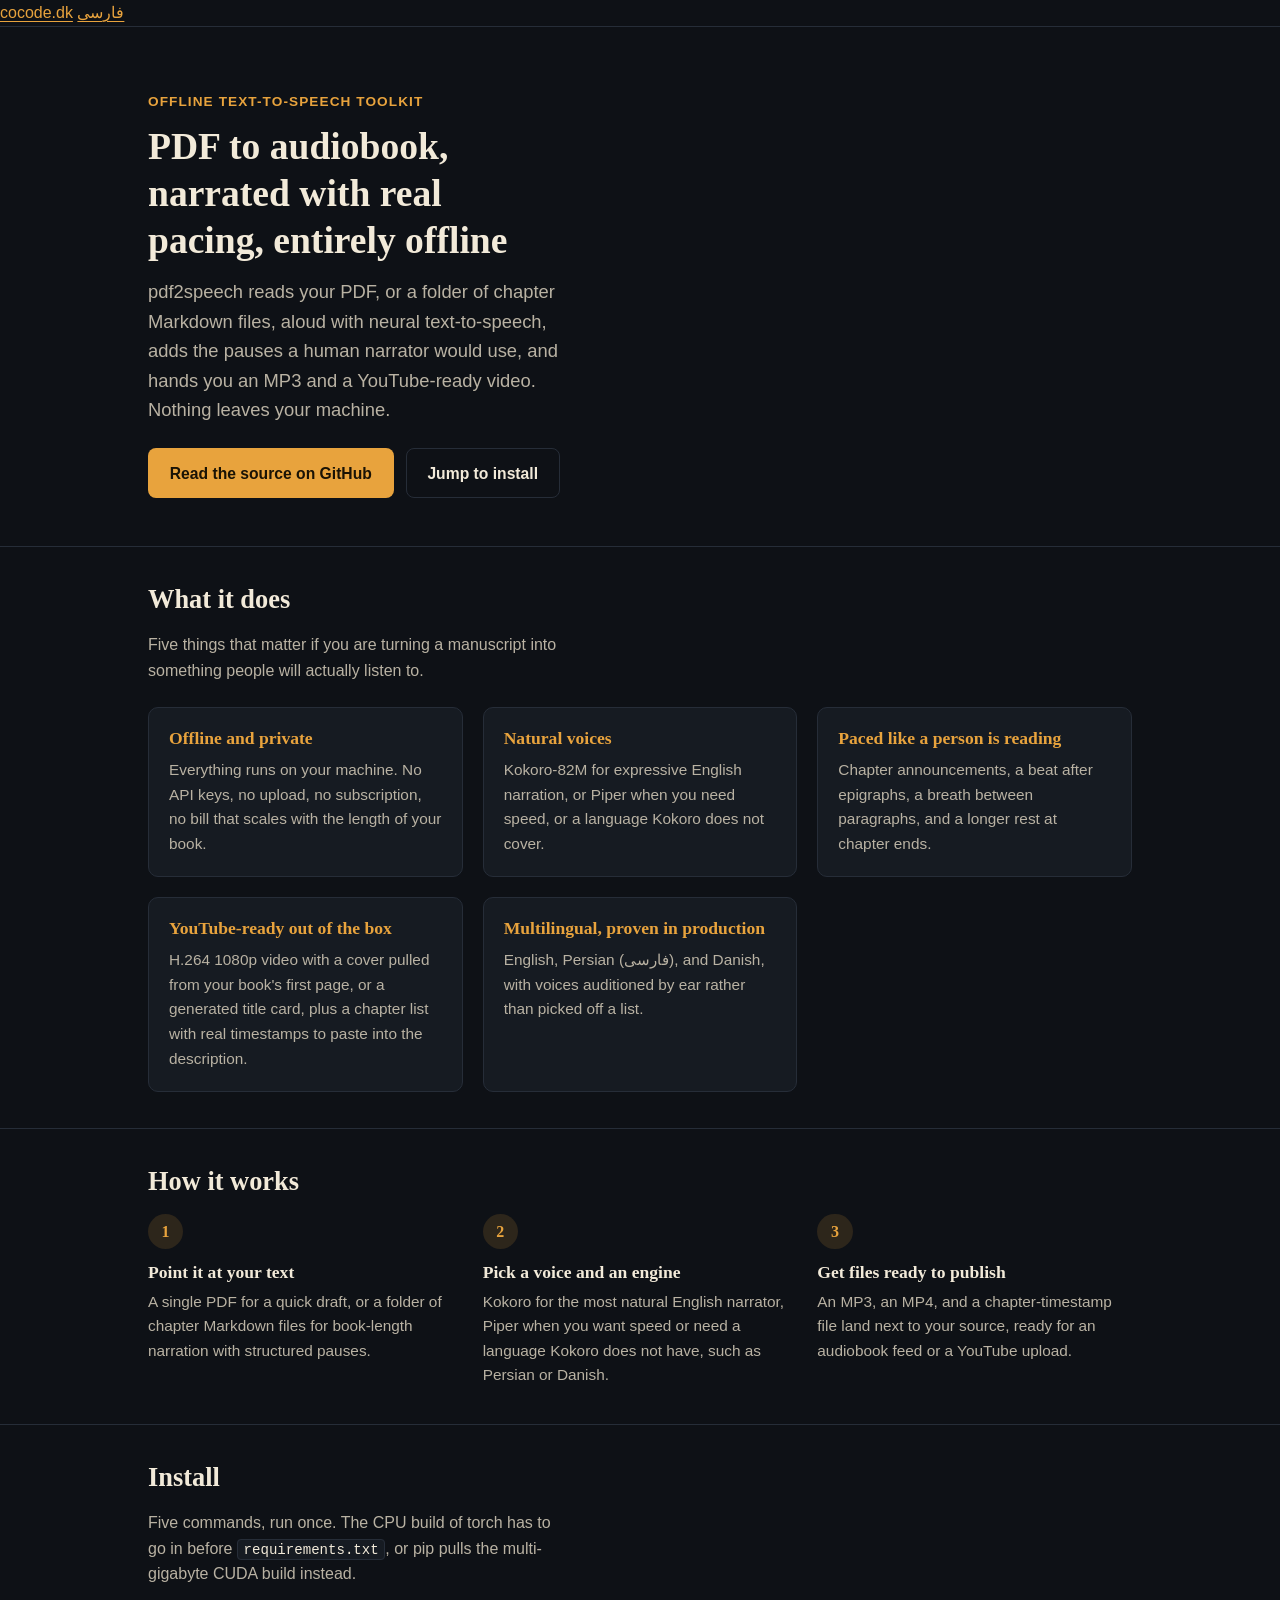
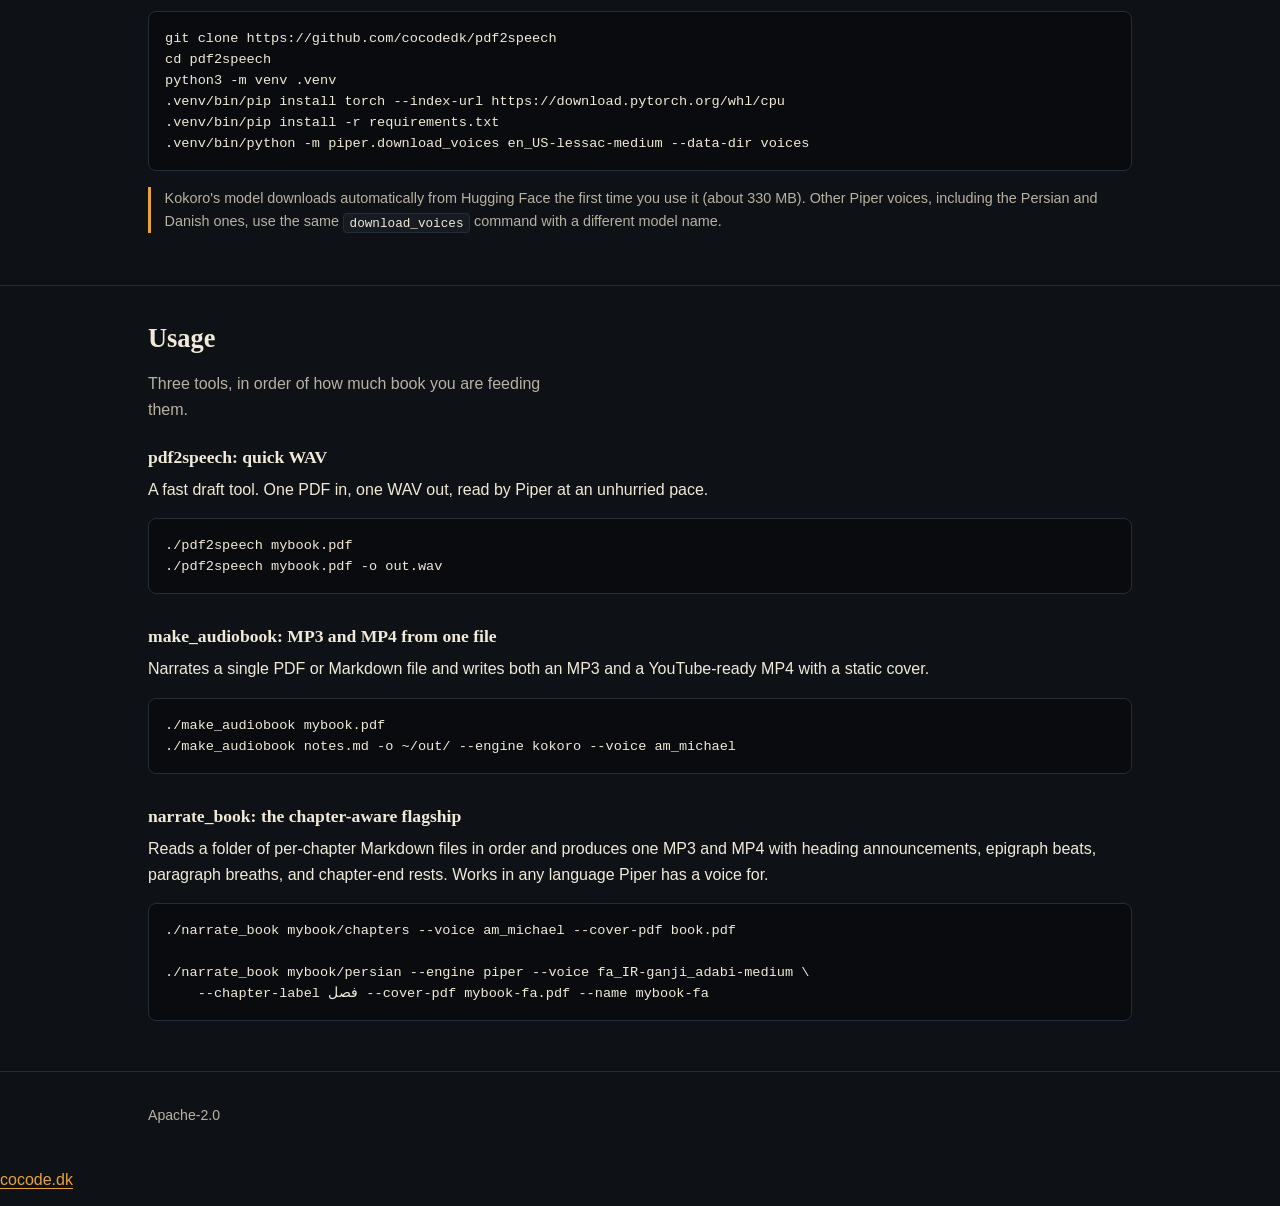
<file: website/index.html>
<!--
  SEO notes (pdf2speech, English page)
  Primary keyword:   PDF to audiobook converter (offline)
  Secondary keywords: offline text-to-speech, neural TTS, Kokoro-82M, Piper TTS,
                       YouTube audiobook video, chapter-aware narration,
                       Persian text to speech, Danish text to speech,
                       local / self-hosted TTS tool
  Search intent:     Informational-to-transactional. Developers, indie authors,
                      and self-publishers who want to turn a PDF or a folder of
                      chapter Markdown into a narrated audiobook and a
                      YouTube-ready video, running entirely on their own
                      machine, without a cloud TTS subscription or API key.
-->
<!doctype html>
<html lang="en">
<head>
<meta charset="UTF-8">
<meta name="viewport" content="width=device-width, initial-scale=1">
<title>PDF to Audiobook Converter: Offline, Chapter-Aware TTS</title>
<meta name="description" content="pdf2speech converts a PDF or chapter Markdown into an audiobook MP3 and a YouTube-ready MP4, narrated offline with Kokoro and Piper neural voices.">
<meta name="robots" content="index,follow">
<link rel="canonical" href="https://pdf2speech.cocode.dk/">
<link rel="alternate" hreflang="en" href="https://pdf2speech.cocode.dk/">
<link rel="alternate" hreflang="fa" href="https://pdf2speech.cocode.dk/fa/">
<link rel="alternate" hreflang="x-default" href="https://pdf2speech.cocode.dk/">
<link rel="icon" href="favicon.svg" type="image/svg+xml">
<link rel="stylesheet" href="styles.css">
<link rel="stylesheet" href="https://brand.cocode.dk/v1.css">
<script type="module" src="https://brand.cocode.dk/v1.js"></script>

<meta property="og:type" content="website">
<meta property="og:site_name" content="pdf2speech">
<meta property="og:title" content="PDF to Audiobook Converter: Offline, Chapter-Aware TTS">
<meta property="og:description" content="pdf2speech converts a PDF or chapter Markdown into an audiobook MP3 and a YouTube-ready MP4, narrated offline with Kokoro and Piper neural voices.">
<meta property="og:url" content="https://pdf2speech.cocode.dk/">
<meta property="og:image" content="https://pdf2speech.cocode.dk/og.png">
<meta property="og:image:width" content="1200">
<meta property="og:image:height" content="630">
<meta property="og:image:alt" content="pdf2speech: an open book with a sound wave rising from it">
<meta property="og:locale" content="en_US">
<meta property="og:locale:alternate" content="fa_IR">

<meta name="twitter:card" content="summary_large_image">
<meta name="twitter:title" content="PDF to Audiobook Converter: Offline, Chapter-Aware TTS">
<meta name="twitter:description" content="pdf2speech converts a PDF or chapter Markdown into an audiobook MP3 and a YouTube-ready MP4, narrated offline with Kokoro and Piper neural voices.">
<meta name="twitter:image" content="https://pdf2speech.cocode.dk/og.png">

<script type="application/ld+json">
{
  "@context": "https://schema.org",
  "@type": "SoftwareApplication",
  "name": "pdf2speech",
  "alternateName": "narrate_book",
  "description": "Offline toolkit that converts a PDF or a folder of chapter Markdown files into a narrated audiobook MP3 and a YouTube-ready MP4, using local neural TTS (Kokoro-82M and Piper) with chapter-aware pacing.",
  "applicationCategory": "MultimediaApplication",
  "operatingSystem": "Linux, macOS",
  "url": "https://pdf2speech.cocode.dk/",
  "codeRepository": "https://github.com/cocodedk/pdf2speech",
  "license": "https://www.apache.org/licenses/LICENSE-2.0",
  "offers": {
    "@type": "Offer",
    "price": "0",
    "priceCurrency": "USD"
  },
  "author": {
    "@type": "Person",
    "name": "Babak Bandpey",
    "url": "https://cocode.dk",
    "sameAs": [
      "https://linkedin.com/in/babakbandpey",
      "https://github.com/cocodedk"
    ]
  }
}
</script>
</head>
<body>

<!-- The cocode.dk family frame. Without JavaScript its children show instead: a way home
     and the language link. The in-page section jumps go in `links`, since they are the
     site's real navigation and would otherwise be lost with the top bar. -->
<cocode-head project="pdf2speech" accent="#e8a33d" on-accent="#1a1305" dark
  links="Features:#features,Install:#install,Usage:#usage">
  <a href="https://cocode.dk">cocode.dk</a>
  <a href="fa/" hreflang="fa">فارسی</a>
</cocode-head>

<main>

  <section class="hero">
    <div class="container">
      <p class="kicker">Offline text-to-speech toolkit</p>
      <h1>PDF to audiobook, narrated with real pacing, entirely offline</h1>
      <p class="lede">pdf2speech reads your PDF, or a folder of chapter Markdown files, aloud with neural text-to-speech, adds the pauses a human narrator would use, and hands you an MP3 and a YouTube-ready video. Nothing leaves your machine.</p>
      <div class="cta-row">
        <a class="btn btn-primary" href="https://github.com/cocodedk/pdf2speech" target="_blank" rel="noreferrer">Read the source on GitHub</a>
        <a class="btn btn-secondary" href="#install">Jump to install</a>
      </div>
    </div>
  </section>

  <section id="features">
    <div class="container">
      <h2>What it does</h2>
      <p class="section-intro">Five things that matter if you are turning a manuscript into something people will actually listen to.</p>
      <div class="feature-grid">
        <div class="feature">
          <h3>Offline and private</h3>
          <p>Everything runs on your machine. No API keys, no upload, no subscription, no bill that scales with the length of your book.</p>
        </div>
        <div class="feature">
          <h3>Natural voices</h3>
          <p>Kokoro-82M for expressive English narration, or Piper when you need speed, or a language Kokoro does not cover.</p>
        </div>
        <div class="feature">
          <h3>Paced like a person is reading</h3>
          <p>Chapter announcements, a beat after epigraphs, a breath between paragraphs, and a longer rest at chapter ends.</p>
        </div>
        <div class="feature">
          <h3>YouTube-ready out of the box</h3>
          <p>H.264 1080p video with a cover pulled from your book's first page, or a generated title card, plus a chapter list with real timestamps to paste into the description.</p>
        </div>
        <div class="feature">
          <h3>Multilingual, proven in production</h3>
          <p>English, Persian (فارسی), and Danish, with voices auditioned by ear rather than picked off a list.</p>
        </div>
      </div>
    </div>
  </section>

  <section id="how-it-works">
    <div class="container">
      <h2>How it works</h2>
      <ol class="steps">
        <li>
          <span class="num">1</span>
          <h3>Point it at your text</h3>
          <p>A single PDF for a quick draft, or a folder of chapter Markdown files for book-length narration with structured pauses.</p>
        </li>
        <li>
          <span class="num">2</span>
          <h3>Pick a voice and an engine</h3>
          <p>Kokoro for the most natural English narrator, Piper when you want speed or need a language Kokoro does not have, such as Persian or Danish.</p>
        </li>
        <li>
          <span class="num">3</span>
          <h3>Get files ready to publish</h3>
          <p>An MP3, an MP4, and a chapter-timestamp file land next to your source, ready for an audiobook feed or a YouTube upload.</p>
        </li>
      </ol>
    </div>
  </section>

  <section id="install">
    <div class="container">
      <h2>Install</h2>
      <p class="section-intro">Five commands, run once. The CPU build of torch has to go in before <code>requirements.txt</code>, or pip pulls the multi-gigabyte CUDA build instead.</p>
      <pre><code>git clone https://github.com/cocodedk/pdf2speech
cd pdf2speech
python3 -m venv .venv
.venv/bin/pip install torch --index-url https://download.pytorch.org/whl/cpu
.venv/bin/pip install -r requirements.txt
.venv/bin/python -m piper.download_voices en_US-lessac-medium --data-dir voices</code></pre>
      <p class="note">Kokoro's model downloads automatically from Hugging Face the first time you use it (about 330 MB). Other Piper voices, including the Persian and Danish ones, use the same <code>download_voices</code> command with a different model name.</p>
    </div>
  </section>

  <section id="usage">
    <div class="container">
      <h2>Usage</h2>
      <p class="section-intro">Three tools, in order of how much book you are feeding them.</p>

      <div class="usage-block">
        <h3>pdf2speech: quick WAV</h3>
        <p>A fast draft tool. One PDF in, one WAV out, read by Piper at an unhurried pace.</p>
        <pre><code>./pdf2speech mybook.pdf
./pdf2speech mybook.pdf -o out.wav</code></pre>
      </div>

      <div class="usage-block">
        <h3>make_audiobook: MP3 and MP4 from one file</h3>
        <p>Narrates a single PDF or Markdown file and writes both an MP3 and a YouTube-ready MP4 with a static cover.</p>
        <pre><code>./make_audiobook mybook.pdf
./make_audiobook notes.md -o ~/out/ --engine kokoro --voice am_michael</code></pre>
      </div>

      <div class="usage-block">
        <h3>narrate_book: the chapter-aware flagship</h3>
        <p>Reads a folder of per-chapter Markdown files in order and produces one MP3 and MP4 with heading announcements, epigraph beats, paragraph breaths, and chapter-end rests. Works in any language Piper has a voice for.</p>
        <pre><code>./narrate_book mybook/chapters --voice am_michael --cover-pdf book.pdf

./narrate_book mybook/persian --engine piper --voice fa_IR-ganji_adabi-medium \
    --chapter-label فصل --cover-pdf mybook-fa.pdf --name mybook-fa</code></pre>
      </div>
    </div>
  </section>

</main>

<footer class="site">
  <div class="container">
    <p>Apache-2.0</p>
  </div>
</footer>

<cocode-foot repo="cocodedk/pdf2speech" dark>
  <a href="https://cocode.dk">cocode.dk</a>
</cocode-foot>

</body>
</html>
</file>
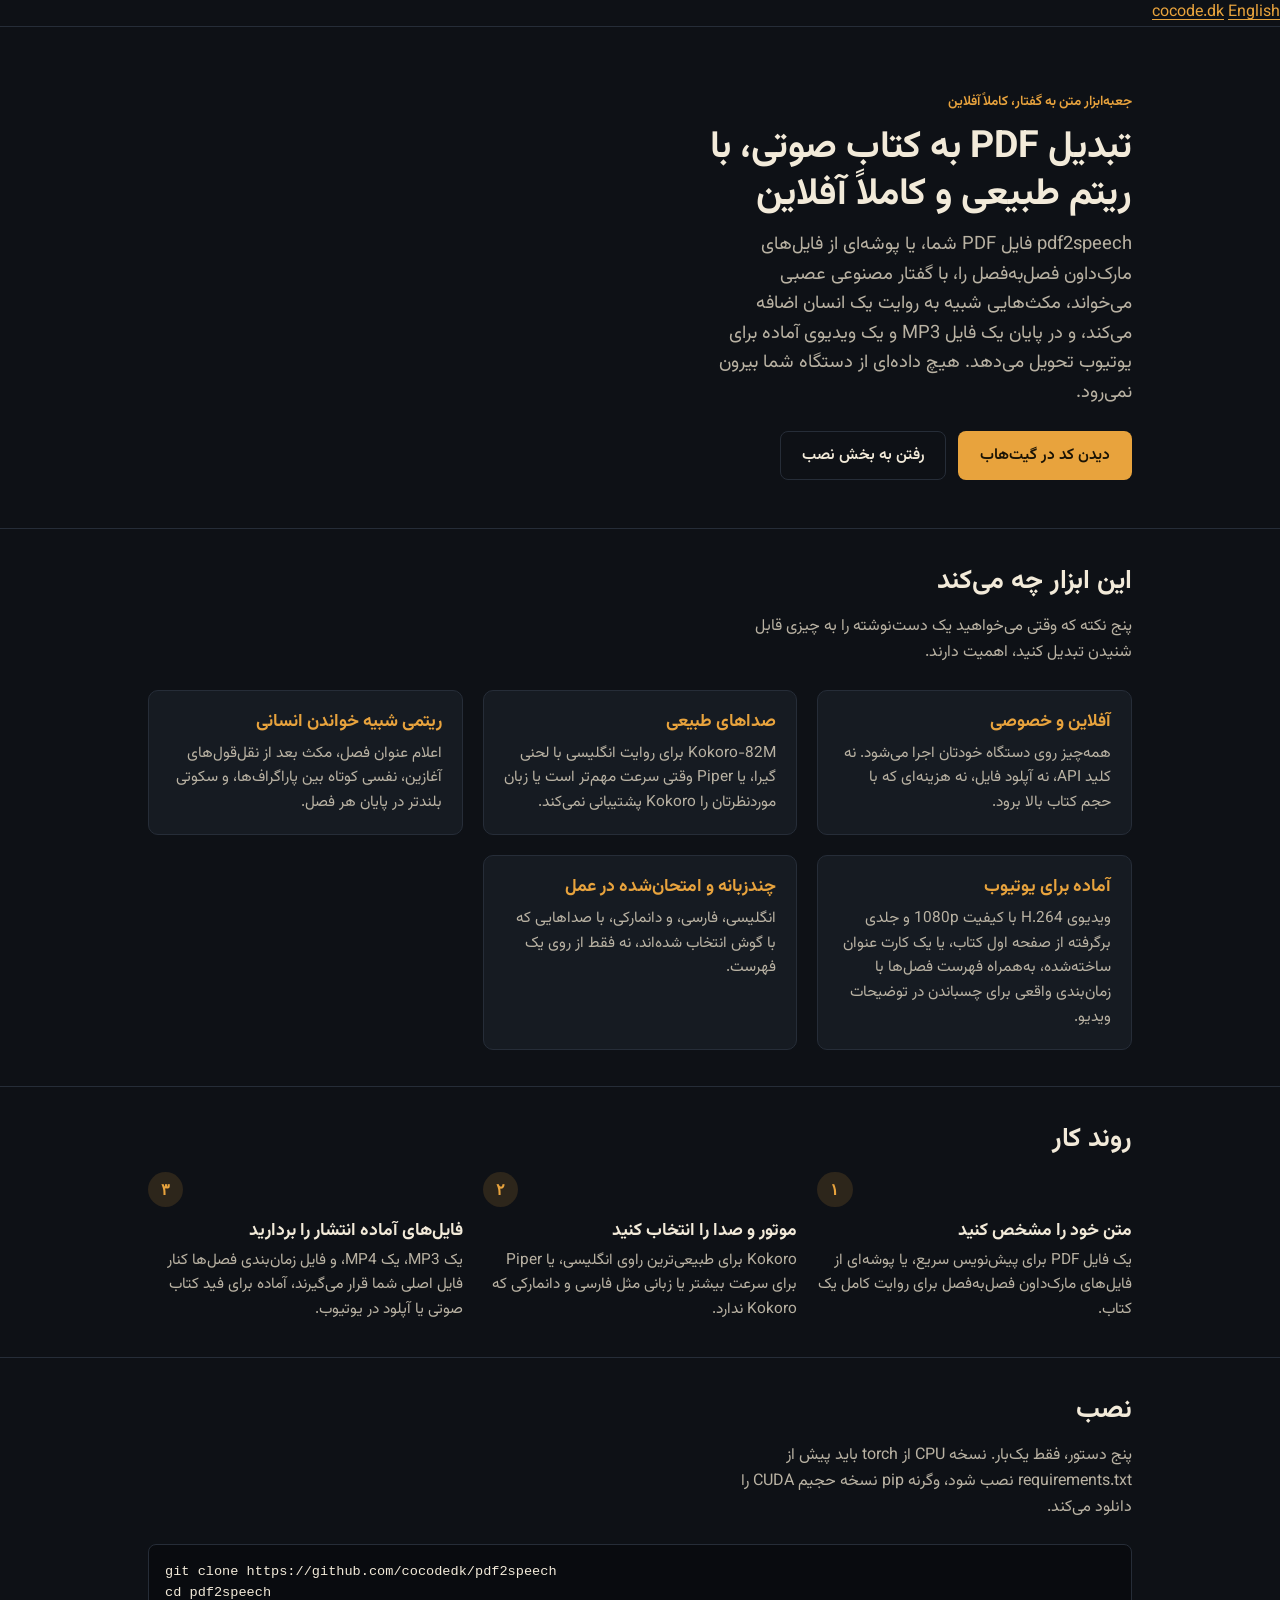
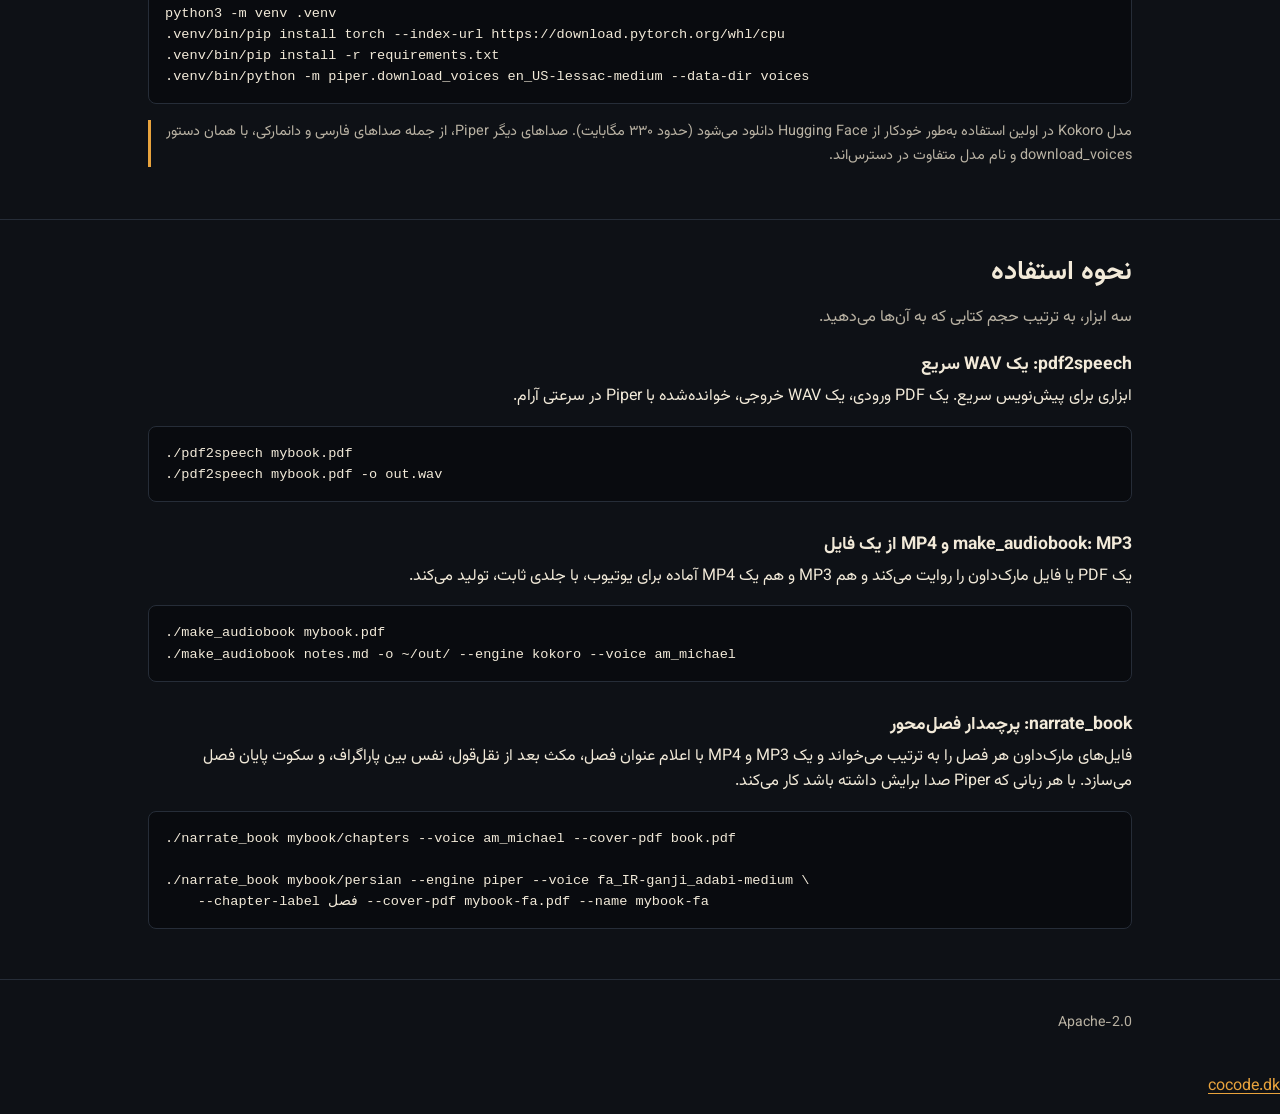
<file: website/fa/index.html>
<!--
  SEO notes (pdf2speech, Persian page)
  Primary keyword:    تبدیل PDF به کتاب صوتی (PDF to audiobook, offline)
  Secondary keywords: متن به گفتار آفلاین, گفتار مصنوعی عصبی, Kokoro TTS فارسی,
                       Piper TTS فارسی, کتاب صوتی برای یوتیوب, روایت فصل‌محور,
                       متن به گفتار فارسی, متن به گفتار دانمارکی
  Search intent:      Informational-to-transactional. Persian-speaking
                       developers and self-publishers looking for a free,
                       offline tool to turn a PDF or a folder of chapter
                       Markdown into a narrated audiobook and a YouTube-ready
                       video, without a cloud TTS subscription or API key.
-->
<!doctype html>
<html lang="fa" dir="rtl">
<head>
<meta charset="UTF-8">
<meta name="viewport" content="width=device-width, initial-scale=1">
<title>تبدیل PDF به کتاب صوتی: گفتار مصنوعی آفلاین و فصل‌محور</title>
<meta name="description" content="pdf2speech هر فایل PDF یا پوشه‌ای از فصل‌های مارک‌داون را آفلاین، با صداهای طبیعی Kokoro و Piper، به یک کتاب صوتی MP3 و ویدیوی آماده یوتیوب تبدیل می‌کند.">
<meta name="robots" content="index,follow">
<link rel="canonical" href="https://pdf2speech.cocode.dk/fa/">
<link rel="alternate" hreflang="en" href="https://pdf2speech.cocode.dk/">
<link rel="alternate" hreflang="fa" href="https://pdf2speech.cocode.dk/fa/">
<link rel="alternate" hreflang="x-default" href="https://pdf2speech.cocode.dk/">
<link rel="icon" href="../favicon.svg" type="image/svg+xml">
<link rel="preconnect" href="https://fonts.googleapis.com">
<link rel="preconnect" href="https://fonts.gstatic.com" crossorigin>
<link href="https://fonts.googleapis.com/css2?family=Vazirmatn:wght@400;500;700&display=swap" rel="stylesheet">
<link rel="stylesheet" href="../styles.css">
<link rel="stylesheet" href="https://brand.cocode.dk/v1.css">
<script type="module" src="https://brand.cocode.dk/v1.js"></script>

<meta property="og:type" content="website">
<meta property="og:site_name" content="pdf2speech">
<meta property="og:title" content="تبدیل PDF به کتاب صوتی: گفتار مصنوعی آفلاین و فصل‌محور">
<meta property="og:description" content="pdf2speech هر فایل PDF یا پوشه‌ای از فصل‌های مارک‌داون را آفلاین، با صداهای طبیعی Kokoro و Piper، به یک کتاب صوتی MP3 و ویدیوی آماده یوتیوب تبدیل می‌کند.">
<meta property="og:url" content="https://pdf2speech.cocode.dk/fa/">
<meta property="og:image" content="https://pdf2speech.cocode.dk/og.png">
<meta property="og:image:width" content="1200">
<meta property="og:image:height" content="630">
<meta property="og:image:alt" content="pdf2speech: کتابی باز که موج صدا از آن برمی‌خیزد">
<meta property="og:locale" content="fa_IR">
<meta property="og:locale:alternate" content="en_US">

<meta name="twitter:card" content="summary_large_image">
<meta name="twitter:title" content="تبدیل PDF به کتاب صوتی: گفتار مصنوعی آفلاین و فصل‌محور">
<meta name="twitter:description" content="pdf2speech هر فایل PDF یا پوشه‌ای از فصل‌های مارک‌داون را آفلاین، با صداهای طبیعی Kokoro و Piper، به یک کتاب صوتی MP3 و ویدیوی آماده یوتیوب تبدیل می‌کند.">
<meta name="twitter:image" content="https://pdf2speech.cocode.dk/og.png">

<script type="application/ld+json">
{
  "@context": "https://schema.org",
  "@type": "SoftwareApplication",
  "name": "pdf2speech",
  "alternateName": "تبدیل PDF به کتاب صوتی",
  "description": "جعبه‌ابزار آفلاین برای تبدیل یک PDF یا پوشه‌ای از فایل‌های مارک‌داون فصل‌به‌فصل به یک کتاب صوتی MP3 و ویدیوی MP4 آماده یوتیوب، با گفتار مصنوعی عصبی محلی (Kokoro-82M و Piper) و مکث‌های فصل‌محور.",
  "inLanguage": "fa",
  "applicationCategory": "MultimediaApplication",
  "operatingSystem": "Linux, macOS",
  "url": "https://pdf2speech.cocode.dk/fa/",
  "codeRepository": "https://github.com/cocodedk/pdf2speech",
  "license": "https://www.apache.org/licenses/LICENSE-2.0",
  "offers": {
    "@type": "Offer",
    "price": "0",
    "priceCurrency": "USD"
  },
  "author": {
    "@type": "Person",
    "name": "Babak Bandpey",
    "url": "https://cocode.dk",
    "sameAs": [
      "https://linkedin.com/in/babakbandpey",
      "https://github.com/cocodedk"
    ]
  }
}
</script>
</head>
<body>

<!-- The cocode.dk family frame. Without JavaScript its children show instead: a way home
     and the language link. The in-page section jumps go in `links`, since they are the
     site's real navigation and would otherwise be lost with the top bar. -->
<cocode-head project="pdf2speech" accent="#e8a33d" on-accent="#1a1305" dark
  links="ویژگی‌ها:#features,نصب:#install,استفاده:#usage">
  <a href="https://cocode.dk">cocode.dk</a>
  <a href="../" hreflang="en">English</a>
</cocode-head>

<main>

  <section class="hero">
    <div class="container">
      <p class="kicker">جعبه‌ابزار متن به گفتار، کاملاً آفلاین</p>
      <h1>تبدیل PDF به کتاب صوتی، با ریتم طبیعی و کاملاً آفلاین</h1>
      <p class="lede">pdf2speech فایل PDF شما، یا پوشه‌ای از فایل‌های مارک‌داون فصل‌به‌فصل را، با گفتار مصنوعی عصبی می‌خواند، مکث‌هایی شبیه به روایت یک انسان اضافه می‌کند، و در پایان یک فایل MP3 و یک ویدیوی آماده برای یوتیوب تحویل می‌دهد. هیچ داده‌ای از دستگاه شما بیرون نمی‌رود.</p>
      <div class="cta-row">
        <a class="btn btn-primary" href="https://github.com/cocodedk/pdf2speech" target="_blank" rel="noreferrer">دیدن کد در گیت‌هاب</a>
        <a class="btn btn-secondary" href="#install">رفتن به بخش نصب</a>
      </div>
    </div>
  </section>

  <section id="features">
    <div class="container">
      <h2>این ابزار چه می‌کند</h2>
      <p class="section-intro">پنج نکته که وقتی می‌خواهید یک دست‌نوشته را به چیزی قابل شنیدن تبدیل کنید، اهمیت دارند.</p>
      <div class="feature-grid">
        <div class="feature">
          <h3>آفلاین و خصوصی</h3>
          <p>همه‌چیز روی دستگاه خودتان اجرا می‌شود. نه کلید API، نه آپلود فایل، نه هزینه‌ای که با حجم کتاب بالا برود.</p>
        </div>
        <div class="feature">
          <h3>صداهای طبیعی</h3>
          <p>Kokoro-82M برای روایت انگلیسی با لحنی گیرا، یا Piper وقتی سرعت مهم‌تر است یا زبان موردنظرتان را Kokoro پشتیبانی نمی‌کند.</p>
        </div>
        <div class="feature">
          <h3>ریتمی شبیه خواندن انسانی</h3>
          <p>اعلام عنوان فصل، مکث بعد از نقل‌قول‌های آغازین، نفسی کوتاه بین پاراگراف‌ها، و سکوتی بلندتر در پایان هر فصل.</p>
        </div>
        <div class="feature">
          <h3>آماده برای یوتیوب</h3>
          <p>ویدیوی H.264 با کیفیت 1080p و جلدی برگرفته از صفحه اول کتاب، یا یک کارت عنوان ساخته‌شده، به‌همراه فهرست فصل‌ها با زمان‌بندی واقعی برای چسباندن در توضیحات ویدیو.</p>
        </div>
        <div class="feature">
          <h3>چندزبانه و امتحان‌شده در عمل</h3>
          <p>انگلیسی، فارسی، و دانمارکی، با صداهایی که با گوش انتخاب شده‌اند، نه فقط از روی یک فهرست.</p>
        </div>
      </div>
    </div>
  </section>

  <section id="how-it-works">
    <div class="container">
      <h2>روند کار</h2>
      <ol class="steps">
        <li>
          <span class="num">۱</span>
          <h3>متن خود را مشخص کنید</h3>
          <p>یک فایل PDF برای پیش‌نویس سریع، یا پوشه‌ای از فایل‌های مارک‌داون فصل‌به‌فصل برای روایت کامل یک کتاب.</p>
        </li>
        <li>
          <span class="num">۲</span>
          <h3>موتور و صدا را انتخاب کنید</h3>
          <p>Kokoro برای طبیعی‌ترین راوی انگلیسی، یا Piper برای سرعت بیشتر یا زبانی مثل فارسی و دانمارکی که Kokoro ندارد.</p>
        </li>
        <li>
          <span class="num">۳</span>
          <h3>فایل‌های آماده انتشار را بردارید</h3>
          <p>یک MP3، یک MP4، و فایل زمان‌بندی فصل‌ها کنار فایل اصلی شما قرار می‌گیرند، آماده برای فید کتاب صوتی یا آپلود در یوتیوب.</p>
        </li>
      </ol>
    </div>
  </section>

  <section id="install">
    <div class="container">
      <h2>نصب</h2>
      <p class="section-intro">پنج دستور، فقط یک‌بار. نسخه CPU از torch باید پیش از requirements.txt نصب شود، وگرنه pip نسخه حجیم CUDA را دانلود می‌کند.</p>
      <pre><code>git clone https://github.com/cocodedk/pdf2speech
cd pdf2speech
python3 -m venv .venv
.venv/bin/pip install torch --index-url https://download.pytorch.org/whl/cpu
.venv/bin/pip install -r requirements.txt
.venv/bin/python -m piper.download_voices en_US-lessac-medium --data-dir voices</code></pre>
      <p class="note">مدل Kokoro در اولین استفاده به‌طور خودکار از Hugging Face دانلود می‌شود (حدود ۳۳۰ مگابایت). صداهای دیگر Piper، از جمله صداهای فارسی و دانمارکی، با همان دستور download_voices و نام مدل متفاوت در دسترس‌اند.</p>
    </div>
  </section>

  <section id="usage">
    <div class="container">
      <h2>نحوه استفاده</h2>
      <p class="section-intro">سه ابزار، به ترتیب حجم کتابی که به آن‌ها می‌دهید.</p>

      <div class="usage-block">
        <h3>pdf2speech: یک WAV سریع</h3>
        <p>ابزاری برای پیش‌نویس سریع. یک PDF ورودی، یک WAV خروجی، خوانده‌شده با Piper در سرعتی آرام.</p>
        <pre><code>./pdf2speech mybook.pdf
./pdf2speech mybook.pdf -o out.wav</code></pre>
      </div>

      <div class="usage-block">
        <h3>make_audiobook: MP3 و MP4 از یک فایل</h3>
        <p>یک PDF یا فایل مارک‌داون را روایت می‌کند و هم MP3 و هم یک MP4 آماده برای یوتیوب، با جلدی ثابت، تولید می‌کند.</p>
        <pre><code>./make_audiobook mybook.pdf
./make_audiobook notes.md -o ~/out/ --engine kokoro --voice am_michael</code></pre>
      </div>

      <div class="usage-block">
        <h3>narrate_book: پرچمدار فصل‌محور</h3>
        <p>فایل‌های مارک‌داون هر فصل را به ترتیب می‌خواند و یک MP3 و MP4 با اعلام عنوان فصل، مکث بعد از نقل‌قول، نفس بین پاراگراف، و سکوت پایان فصل می‌سازد. با هر زبانی که Piper صدا برایش داشته باشد کار می‌کند.</p>
        <pre><code>./narrate_book mybook/chapters --voice am_michael --cover-pdf book.pdf

./narrate_book mybook/persian --engine piper --voice fa_IR-ganji_adabi-medium \
    --chapter-label فصل --cover-pdf mybook-fa.pdf --name mybook-fa</code></pre>
      </div>
    </div>
  </section>

</main>

<footer class="site">
  <div class="container">
    <p>Apache-2.0</p>
  </div>
</footer>

<cocode-foot repo="cocodedk/pdf2speech" dark>
  <a href="https://cocode.dk">cocode.dk</a>
</cocode-foot>

</body>
</html>
</file>
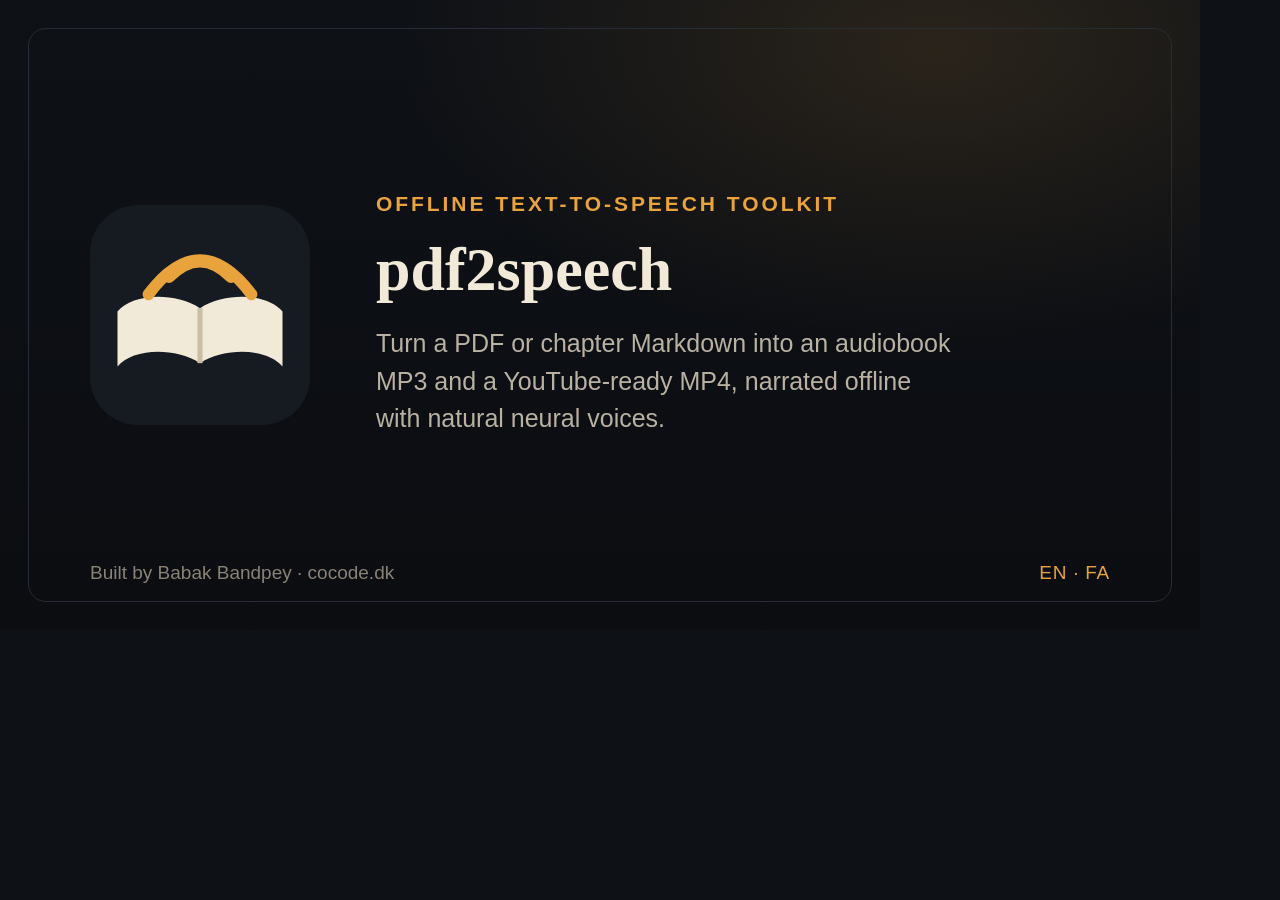
<file: website/og-image.html>
<!doctype html>
<html lang="en">
<head>
<meta charset="UTF-8">
<title>pdf2speech</title>
<style>
  * { box-sizing: border-box; }
  html, body {
    margin: 0;
    padding: 0;
    width: 1200px;
    height: 630px;
    background: #0e1116;
    overflow: hidden;
  }
  body {
    font-family: -apple-system, BlinkMacSystemFont, "Segoe UI", Roboto, Helvetica, Arial, sans-serif;
    position: relative;
  }
  .bg-wash {
    position: absolute;
    inset: 0;
    background:
      radial-gradient(ellipse 900px 500px at 78% 8%, rgba(232, 163, 61, 0.13), transparent 60%),
      linear-gradient(180deg, #0e1116 0%, #0b0d11 100%);
  }
  .frame {
    position: absolute;
    inset: 28px;
    border: 1px solid #262d38;
    border-radius: 18px;
  }
  .stage {
    position: relative;
    width: 1200px;
    height: 630px;
    display: flex;
    align-items: center;
    padding: 0 90px;
  }
  .mark {
    flex: 0 0 auto;
    width: 220px;
    height: 220px;
    margin-inline-end: 66px;
  }
  .copy {
    flex: 1 1 auto;
  }
  .kicker {
    color: #e8a33d;
    font-size: 21px;
    letter-spacing: 0.14em;
    text-transform: uppercase;
    font-weight: 600;
    margin: 0 0 18px;
  }
  h1 {
    font-family: Georgia, "Times New Roman", Cambria, serif;
    font-size: 62px;
    line-height: 1.14;
    color: #f2ead9;
    margin: 0 0 20px;
    max-width: 11ch;
  }
  p.tag {
    font-size: 25px;
    line-height: 1.5;
    color: #b9b2a3;
    margin: 0;
    max-width: 42ch;
  }
  .footer {
    position: absolute;
    left: 90px;
    right: 90px;
    bottom: 46px;
    display: flex;
    align-items: center;
    justify-content: space-between;
    font-size: 19px;
    color: #8a8375;
  }
  .footer .langs {
    color: #e8a33d;
    letter-spacing: 0.04em;
  }
</style>
</head>
<body>
  <div class="bg-wash"></div>
  <div class="frame"></div>
  <div class="stage">
    <svg class="mark" viewBox="0 0 64 64" aria-hidden="true">
      <rect width="64" height="64" rx="14" fill="#161b22"/>
      <path d="M32 30 C 24 25 12 26 8 31 L8 47 C 12 42 24 41 32 46 Z" fill="#f2ead9"/>
      <path d="M32 30 C 40 25 52 26 56 31 L56 47 C 52 42 40 41 32 46 Z" fill="#f2ead9"/>
      <path d="M32 30 L32 46" stroke="#c9bfa3" stroke-width="1.5"/>
      <path d="M23 21 Q 32 12 41 21" fill="none" stroke="#e8a33d" stroke-width="3.4" stroke-linecap="round"/>
      <path d="M17 26 Q 32 6 47 26" fill="none" stroke="#e8a33d" stroke-width="3.4" stroke-linecap="round"/>
    </svg>
    <div class="copy">
      <p class="kicker">Offline text-to-speech toolkit</p>
      <h1>pdf2speech</h1>
      <p class="tag">Turn a PDF or chapter Markdown into an audiobook MP3 and a YouTube-ready MP4, narrated offline with natural neural voices.</p>
    </div>
  </div>
  <div class="footer">
    <span>Built by Babak Bandpey &middot; cocode.dk</span>
    <span class="langs">EN &middot; FA</span>
  </div>
</body>
</html>
</file>
<file: website/styles.css>
/*
  pdf2speech - shared stylesheet (EN + FA)
  Identity: "a book that speaks". Deep ink background, one warm amber
  accent, soft cream text. Serif headings, system sans body.
  Mobile-first: base styles target ~360px; min-width layers at
  640 / 768 / 1024px. [dir="rtl"] holds the Persian overrides.
*/

:root {
  --ink: #0e1116;
  --ink-raised: #161b22;
  --ink-line: #262d38;
  --amber: #e8a33d;
  --amber-soft: rgba(232, 163, 61, 0.14);
  --cream: #f2ead9;
  --cream-dim: #b9b2a3;
  --serif: Georgia, "Times New Roman", Cambria, serif;
  --sans: -apple-system, BlinkMacSystemFont, "Segoe UI", Roboto, Helvetica,
    Arial, sans-serif;
  --mono: ui-monospace, SFMono-Regular, Menlo, Consolas, "Liberation Mono",
    monospace;
  --max: 46rem;
}

* {
  box-sizing: border-box;
}

html {
  -webkit-text-size-adjust: 100%;
}

body {
  margin: 0;
  background: var(--ink);
  color: var(--cream);
  font-family: var(--sans);
  font-size: 16px;
  line-height: 1.6;
  overflow-x: hidden;
}

img,
svg {
  max-width: 100%;
  height: auto;
}

a {
  color: var(--amber);
  text-decoration-thickness: 1px;
  text-underline-offset: 3px;
}

a:hover,
a:focus-visible {
  text-decoration-thickness: 2px;
}

h1,
h2,
h3 {
  font-family: var(--serif);
  line-height: 1.25;
  color: var(--cream);
}

h1 {
  font-size: 1.9rem;
  margin: 0 0 0.75rem;
}

h2 {
  font-size: 1.4rem;
  margin: 0 0 1rem;
}

h3 {
  font-size: 1.1rem;
  margin: 0 0 0.5rem;
}

p {
  margin: 0 0 1rem;
}

.container {
  width: 100%;
  max-width: 64rem;
  margin: 0 auto;
  padding: 0 1.25rem;
}

/* The cocode.dk frame lines up with this column; keep the gutters in step. */
cocode-head, cocode-foot { --cocode-max: 64rem; --cocode-gutter: 1.25rem; }

/* ---------- hero ---------- */

.hero {
  padding: 2.75rem 0 2.25rem;
}

.hero .kicker {
  color: var(--amber);
  font-size: 0.85rem;
  letter-spacing: 0.08em;
  text-transform: uppercase;
  font-weight: 600;
  margin: 0 0 0.75rem;
}

.hero h1 {
  max-width: 22ch;
}

.hero .lede {
  font-size: 1.05rem;
  color: var(--cream-dim);
  max-width: 42ch;
}

.cta-row {
  display: flex;
  flex-direction: column;
  gap: 0.75rem;
  margin-top: 1.5rem;
}

.btn {
  display: inline-flex;
  align-items: center;
  justify-content: center;
  min-height: 44px;
  padding: 0.7rem 1.3rem;
  border-radius: 8px;
  text-decoration: none;
  font-weight: 600;
  font-size: 0.98rem;
  border: 1px solid transparent;
}

.btn-primary {
  background: var(--amber);
  color: #1a1305;
}

.btn-primary:hover,
.btn-primary:focus-visible {
  background: #f0b054;
}

.btn-secondary {
  border-color: var(--ink-line);
  color: var(--cream);
}

.btn-secondary:hover,
.btn-secondary:focus-visible {
  border-color: var(--amber);
  color: var(--amber);
}

/* ---------- sections ---------- */

section {
  padding: 2.25rem 0;
  border-top: 1px solid var(--ink-line);
}

section .section-intro {
  color: var(--cream-dim);
  max-width: 46ch;
  margin: 0 0 1.5rem;
}

/* ---------- feature grid ---------- */

.feature-grid {
  display: grid;
  grid-template-columns: 1fr;
  gap: 1.25rem;
}

.feature {
  background: var(--ink-raised);
  border: 1px solid var(--ink-line);
  border-radius: 10px;
  padding: 1.25rem;
}

.feature h3 {
  color: var(--amber);
}

.feature p {
  color: var(--cream-dim);
  margin: 0;
  font-size: 0.96rem;
}

/* ---------- steps ---------- */

.steps {
  list-style: none;
  margin: 0;
  padding: 0;
  display: grid;
  grid-template-columns: 1fr;
  gap: 1.25rem;
  counter-reset: step;
}

.steps li {
  position: relative;
  padding-inline-start: 3rem;
}

.steps .num {
  position: absolute;
  inset-inline-start: 0;
  top: 0;
  width: 2.2rem;
  height: 2.2rem;
  border-radius: 50%;
  background: var(--amber-soft);
  color: var(--amber);
  font-family: var(--serif);
  font-weight: 700;
  display: flex;
  align-items: center;
  justify-content: center;
  font-size: 1rem;
}

.steps h3 {
  margin-bottom: 0.35rem;
}

.steps p {
  color: var(--cream-dim);
  margin: 0;
  font-size: 0.96rem;
}

/* ---------- code blocks ---------- */

pre {
  background: #090b0f;
  border: 1px solid var(--ink-line);
  border-radius: 8px;
  padding: 1rem;
  overflow-x: auto;
  font-size: 0.85rem;
  line-height: 1.55;
  -webkit-overflow-scrolling: touch;
}

code {
  font-family: var(--mono);
  color: var(--cream);
}

p code,
li code {
  background: var(--ink-raised);
  border: 1px solid var(--ink-line);
  border-radius: 4px;
  padding: 0.1rem 0.35rem;
  font-size: 0.88em;
}

.note {
  font-size: 0.9rem;
  color: var(--cream-dim);
  border-inline-start: 3px solid var(--amber);
  padding-inline-start: 0.85rem;
  margin: 1rem 0;
}

.usage-block {
  margin-bottom: 2rem;
}

.usage-block:last-child {
  margin-bottom: 0;
}

/* ---------- footer ---------- */

footer.site {
  border-top: 1px solid var(--ink-line);
  padding: 2rem 0 2.5rem;
}

footer.site p {
  color: var(--cream-dim);
  font-size: 0.88rem;
  margin: 0;
}

footer.site a {
  color: var(--cream-dim);
}

footer.site a:hover,
footer.site a:focus-visible {
  color: var(--amber);
}

/* ---------- breakpoints ---------- */

@media (min-width: 640px) {
  .hero h1 {
    font-size: 2.35rem;
  }

  .cta-row {
    flex-direction: row;
  }

  .feature-grid {
    grid-template-columns: 1fr 1fr;
  }
}

@media (min-width: 768px) {
  h1 {
    font-size: 2.6rem;
  }

  h2 {
    font-size: 1.65rem;
  }

  .hero {
    padding: 4rem 0 3rem;
  }

  .steps {
    grid-template-columns: repeat(3, 1fr);
  }

  .steps li {
    padding-inline-start: 0;
    padding-top: 3rem;
  }

  .steps .num {
    inset-inline-start: 0;
    top: 0;
  }
}

@media (min-width: 1024px) {
  .feature-grid {
    grid-template-columns: repeat(3, 1fr);
  }

  .hero .lede {
    font-size: 1.15rem;
  }
}

/* ============================================================
   RTL (Persian) overrides
   ============================================================ */

[dir="rtl"] body {
  font-family: "Vazirmatn", var(--sans);
}

[dir="rtl"] h1,
[dir="rtl"] h2,
[dir="rtl"] h3 {
  font-family: "Vazirmatn", var(--serif);
  font-weight: 700;
}

[dir="rtl"] .kicker {
  letter-spacing: 0;
}

[dir="rtl"] code,
[dir="rtl"] pre,
[dir="rtl"] .steps .num {
  direction: ltr;
  unicode-bidi: isolate;
}

[dir="rtl"] pre {
  text-align: left;
}

[dir="rtl"] .note {
  border-inline-start: none;
  border-inline-end: 3px solid var(--amber);
  padding-inline-start: 0;
  padding-inline-end: 0.85rem;
}
</file>
